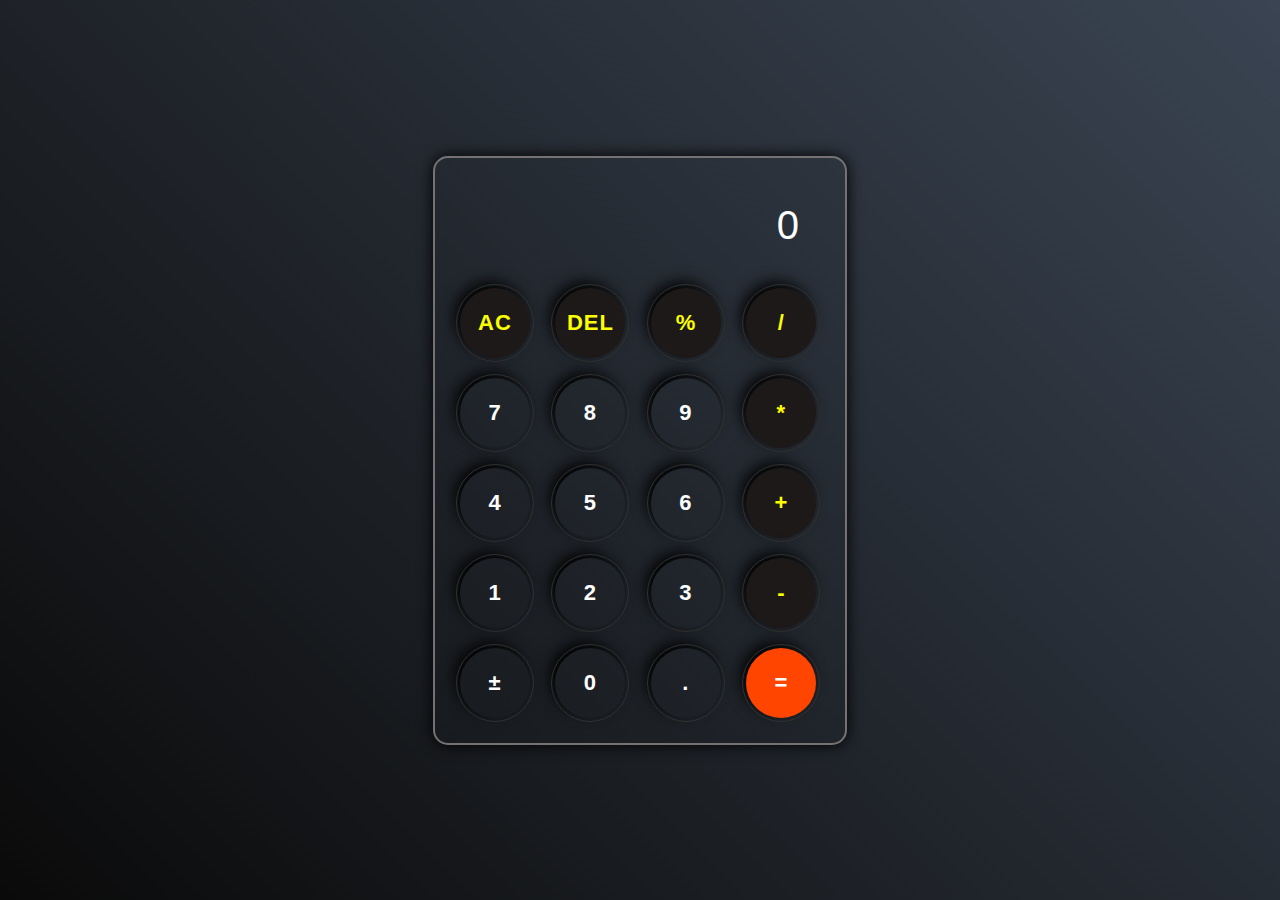
<file: Task 1/index.html>
<!DOCTYPE html>
<html lang="en">
<head>
    <meta charset="UTF-8">
    <meta name="viewport" content="width=device-width, initial-scale=1.0">
    <title>Calculator</title>
    <link rel="stylesheet" href="style.css">
</head>
<body>
    <div class="calculator">
        <div class="display">
            <input type="text" id="inputbox" value="0" placeholder="0" disabled>
        </div>
        <div class="row">
            <button type="button" value="AC" class="opr" onclick="clearDisplay()">AC</button>
            <button type="button" value="DEL" class="opr" onclick="deleteLast()">DEL</button>
            <button type="button" value="%" class="opr" onclick="addToDisplay('%')">%</button>
            <button type="button" value="/" class="opr" onclick="addToDisplay('/')">/</button>
        </div>
        <div class="row">
            <button type="button" value="7" onclick="addToDisplay('7')">7</button>
            <button type="button" value="8" onclick="addToDisplay('8')">8</button>
            <button type="button" value="9" onclick="addToDisplay('9')">9</button>
            <button type="button" value="*" class="opr" onclick="addToDisplay('*')">*</button>
        </div>
        <div class="row">
            <button type="button" value="4" onclick="addToDisplay('4')">4</button>
            <button type="button" value="5" onclick="addToDisplay('5')">5</button>
            <button type="button" value="6" onclick="addToDisplay('6')">6</button>
            <button type="button" value="+" class="opr" onclick="addToDisplay('+')">+</button>
        </div>
        <div class="row">
            <button type="button" value="1" onclick="addToDisplay('1')">1</button>
            <button type="button" value="2" onclick="addToDisplay('2')">2</button>
            <button type="button" value="3" onclick="addToDisplay('3')">3</button>
            <button type="button" value="-" class="opr" onclick="addToDisplay('-')">-</button>
        </div>
        <div class="row">
            <button type="button" value="&#xB1;" id="plusMinus">&#xB1;</button>
            <button type="button" value="0" onclick="addToDisplay('0')">0</button>
            <button type="button" value="." onclick="addToDisplay('.')">.</button>
            <button type="button" value="=" id="eqBtn" onclick="calculate()">=</button>
        </div>
    </div>
</body>
<script src="script.js"></script>
</html>
</file>
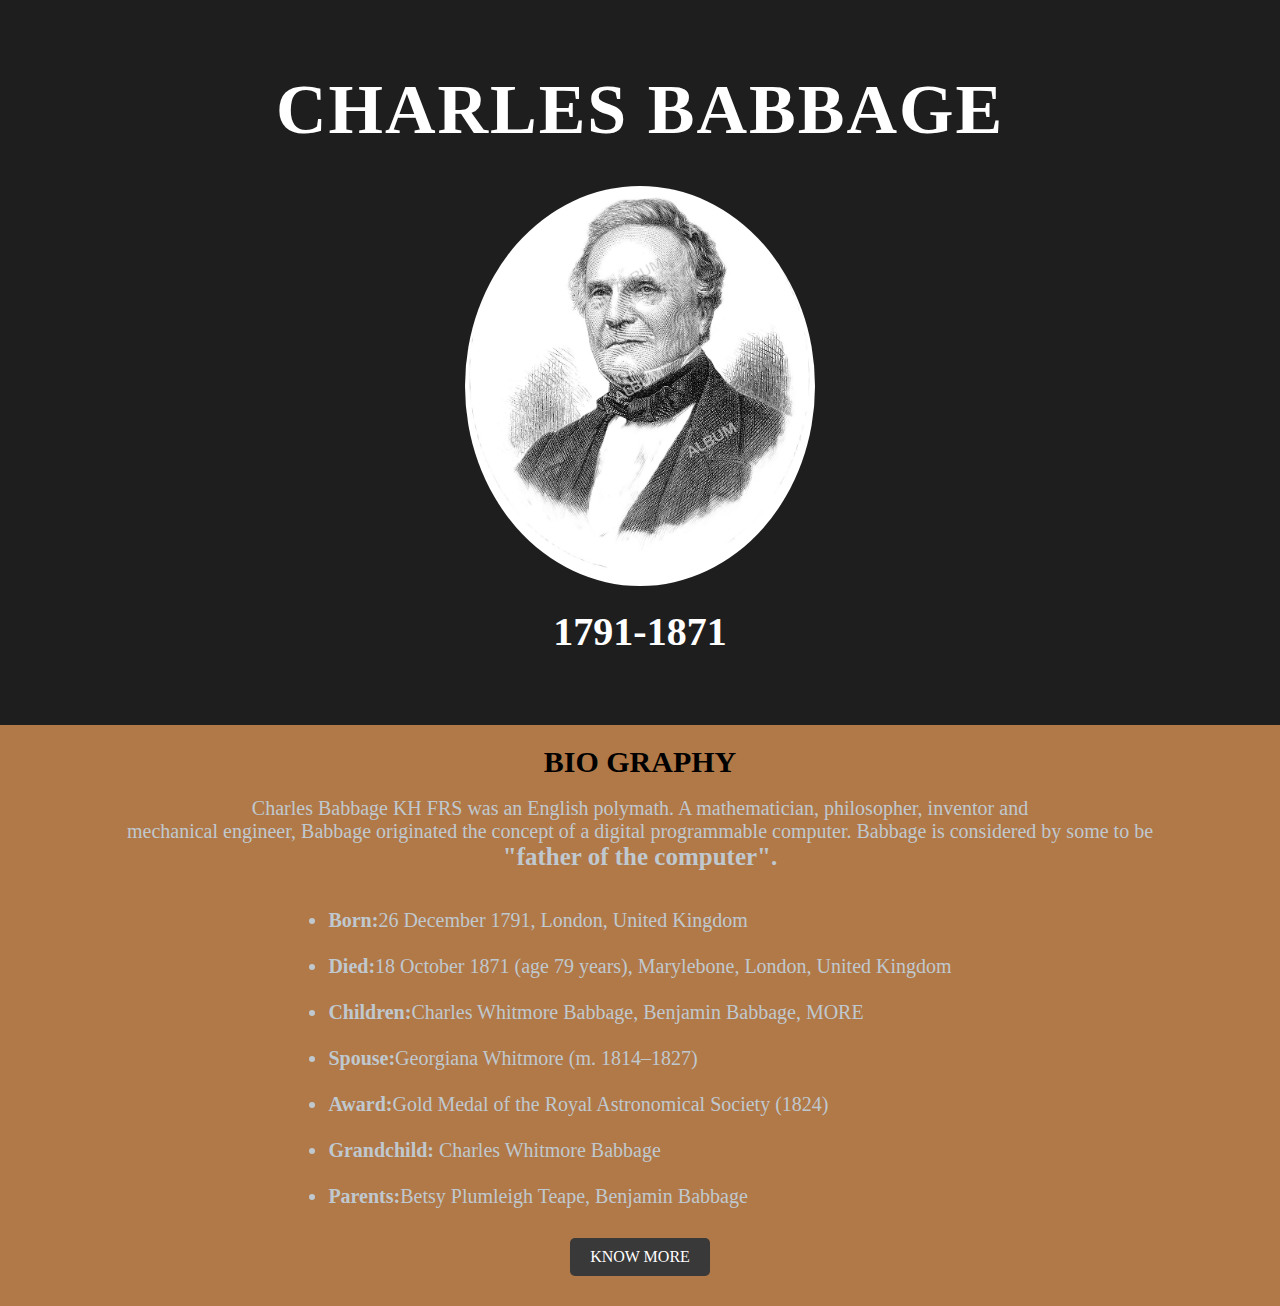
<file: Task 2/index.html>
<!DOCTYPE html>
<html lang="en">
<head>
    <meta charset="UTF-8">
    <meta name="viewport" content="width=device-width, initial-scale=1.0">
    <title>Document</title>
    <link rel="stylesheet" href="style.css">
</head>
<body>
    <div class="container">
        <div class="heading">
            <h1>CHARLES BABBAGE</h1><br><br>
            <img src="images/charles babbade.jpg" alt=""><br><br>
            <h2>1791-1871</h2>
        </div>
    </div>
    <div class="bio">
        <h3>BIO GRAPHY</h3><br>
        <p>Charles Babbage KH FRS was an English polymath. A mathematician, philosopher, inventor and<br>
            mechanical engineer, Babbage originated the concept of a digital programmable computer. 
            Babbage is considered by some to be <br><b style="font-size: 25px;">"father of the computer".</b>
        </p><br>
    </div>
    <div class="content">
        <ul class="list">  
          <li><b>Born:</b>26 December 1791, London, United Kingdom</li><br>
          <li><b>Died:</b>18 October 1871 (age 79 years), Marylebone, London, United Kingdom</li><br>
          <li><b>Children:</b>Charles Whitmore Babbage, Benjamin Babbage, MORE</li><br>
          <li><b>Spouse:</b>Georgiana Whitmore (m. 1814–1827)</li><br>
          <li><b>Award:</b>Gold Medal of the Royal Astronomical Society (1824)</li><br>
          <li><b>Grandchild:</b> Charles Whitmore Babbage</li><br>
          <li><b>Parents:</b>Betsy Plumleigh Teape, Benjamin Babbage</li>
        </ul>
    </div>
    <div class="button">
        <a class="anchor" href="https://www.britannica.com/biography/Charles-Babbage" target="_blank">KNOW MORE</a>
    </div>
</body>
</html>
</file>
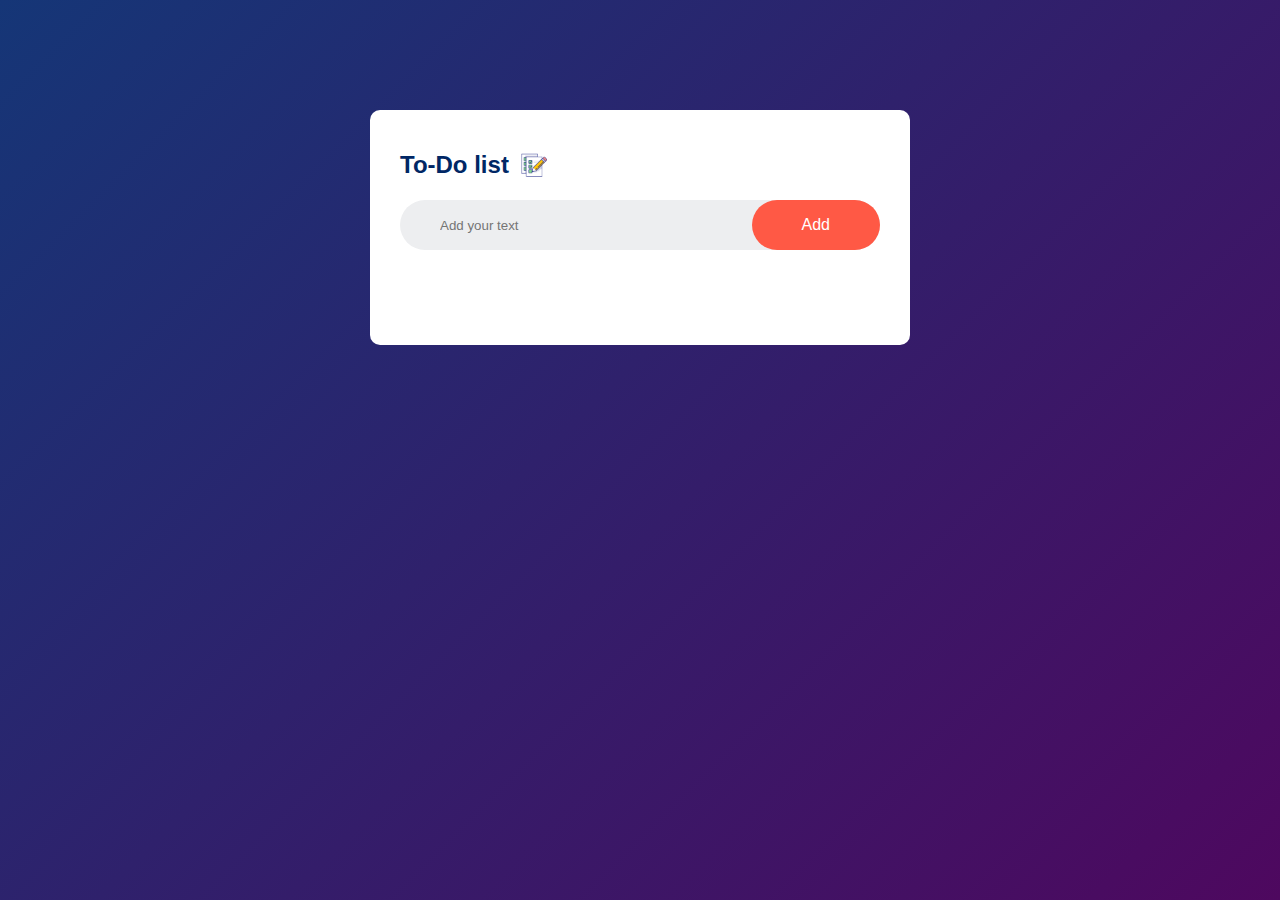
<file: Task 3/index.html>
<!DOCTYPE html>
<html lang="en">
<head>
    <meta charset="UTF-8">
    <meta name="viewport" content="width=device-width, initial-scale=1.0">
    <title>To-Do App</title>
    <link rel="stylesheet" href="style.css">
</head>
<body>
    <div class="container">
        <div class="todo-app">
            <h2>To-Do list <img src="images/icon.png" alt=""></h2>
            <div class="row">
                <input type="text" id="input-box" placeholder="Add your text">
                <button onclick="addTask()">Add</button>
            </div>
            <ul id="list-container">
                <!--<li class="checked">Task 1</li>
                <li>Task 2</li>
                <li>Task 3</li>-->
            </ul>
        </div>
    </div>
</body>
<script src="script.js"></script>
</html>
</file>
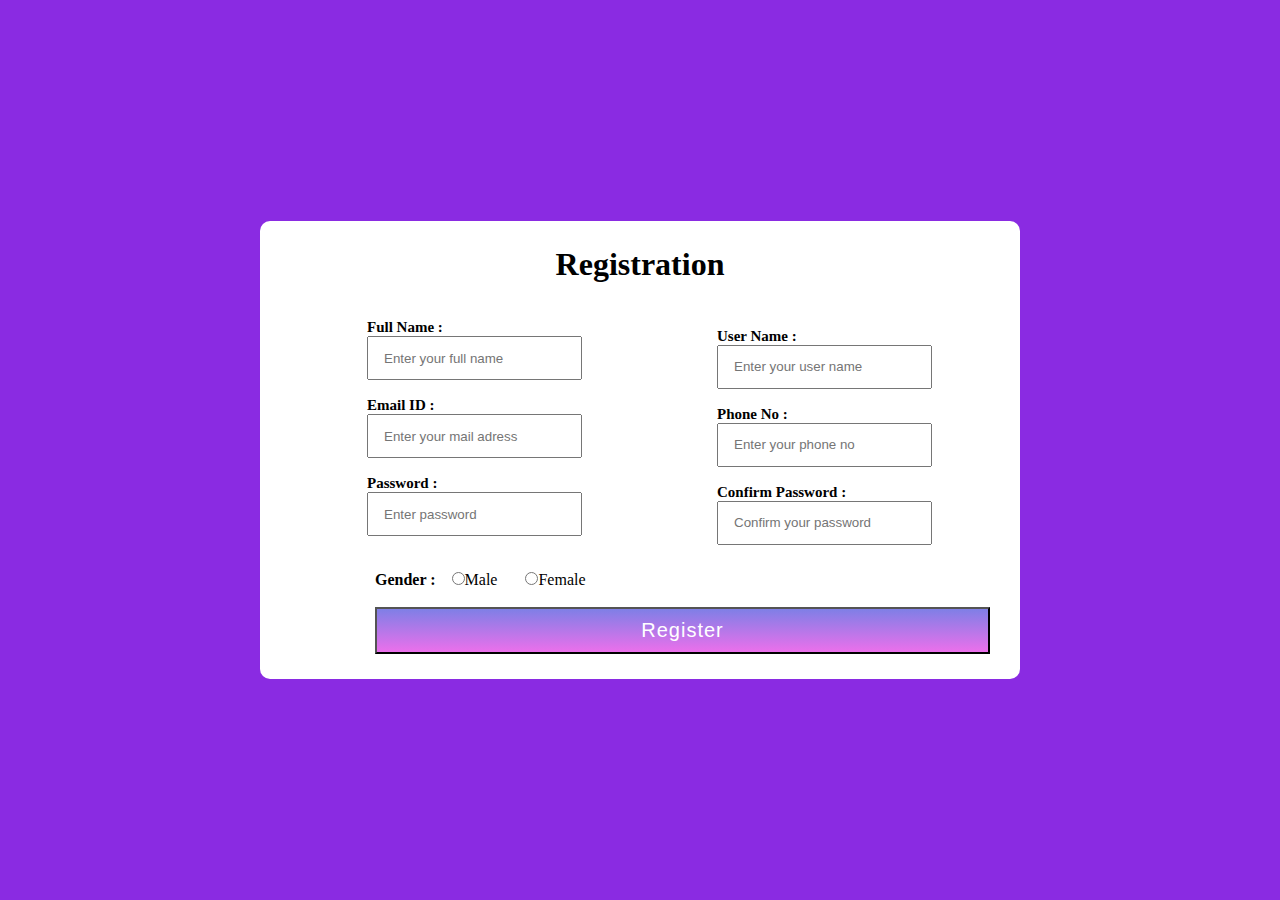
<file: Task 4/index.html>
<!DOCTYPE html>
<html lang="en">
<head>
    <meta charset="UTF-8">
    <meta name="viewport" content="width=device-width, initial-scale=1.0">
    <title>Document</title>
    <link rel="stylesheet" href="style.css">
</head>
<body>
    <div id="container">
    <form action="" id="myForm">
        <h1>Registration</h1><br><br>
        <div class="box">
            <div class="content">
               <label for="Student Name"><b>Full Name :</b></label><br>
               <input type="text" id="Name" placeholder="Enter your full name"><br><br>
               <label for="Email ID"><b>Email ID :</b></label><br>
               <input type="email" id="email" placeholder="Enter your mail adress"><br><br>
               <label for="Password"><b>Password :</b></label><br>
               <input type="password" id="password" placeholder="Enter password"><br><br>
            </div>
            <div class="content">
                <label for="Last Name"><b>User Name :</b></label><br>
                <input type="text" id="user" placeholder="Enter your user name"><br><br>
                <label for="Phone no"><b>Phone No :</b></label><br>
                <input type="tel" id="phone" placeholder="Enter your phone no"><br><br>
                <label for="Confirm Password"><b>Confirm Password :</b></label><br>
                <input type="password" id="Confirmpassword" placeholder="Confirm your password"><br>
           </div>
        </div><br>
        <div style="padding-left: 85px;">
           <label for="Gender"><b>Gender :</b></label>&nbsp;&nbsp;&nbsp;
           <input type="radio" name="r1" id="radio" required>Male &nbsp;&nbsp;&nbsp;&nbsp;&nbsp;
           <input type="radio" name="r1" id="radio" required>Female <br><br>
           <button type="submit" value="Register">Register</button>
        </div>
    </form>
    </div>
</body>
<script src="script.js"></script>
</html>
</file>
<file: Task 1/style.css>
* {
    margin: 0;
    padding: 0;
    box-sizing: border-box;
    font-family: Arial, Helvetica, sans-serif;
    letter-spacing: 1px;
}
body {
    min-height: 100vh;
    max-width: 100%;
    display: flex;
    justify-content: center;
    align-items: center;
    background: linear-gradient(45deg , #0a0a0a , #3a4452);
}
.calculator {
    padding: 15px;
    box-shadow: 0 0 15px #000;
    border: 2px solid rgb(116, 114 , 114);
    border-radius: 15px;
}
.display input{
    width: 360px;
    border: none;
    outline: none;
    padding: 20px;
    margin: 10px;
    background: transparent;
    color: #fff;
    font-size: 40px;
    text-align: right;
    cursor: pointer;
}
input::placeholder {
    color: #fff;
}
button {
    width: 70px;
    height: 70px;
    margin: 10px;
    background: transparent;
    color: #fff;
    font-size: 22px;
    font-weight: 600;
    border: 0;
    border-radius: 50px;
    box-shadow: -5px -6px 15px #000;
    outline: 1px solid #313131;
    outline-offset: 3px;
    cursor: pointer;
}
button:active {
    background: #000;
    transform: translate(2px,2px);
}
.opr {
    color: #fbff00;
    background: #1e1919;
    font-weight: 700;
}
#eqBtn {
    background: orangered;
    font-weight: 900;
}
</file>
<file: Task 2/style.css>
* {
    margin: 0;
    padding: 0;
}
.container {
    background-color: rgb(31, 30, 30);
}
.heading {
    text-align: center;
    padding: 70px;
}
img {
    height: 400px;
    width: 350px;
    border-radius: 50%;
    object-fit: cover;
}
h1 {
    font-size: 70px;
    color: #fff;
    letter-spacing: 2px;
}
h2 {
    color: #fff;
    font-size: 40px;
}
h3 {
    font-size: 30px;
}
.bio {
    background-color: rgb(177, 121, 71);
    text-align: center;
    padding: 20px;
}
.bio p {
    color: rgb(192, 200, 207);
    font-size: 20px;
}
ul li {
    color: rgb(192, 200, 207);

}
.content {
    display: flex;
    justify-content: center;
    background-color: rgb(177, 121, 71);
}
.list {
    font-size: 20px;  
}
.button {
    background-color: rgb(177, 121, 71); 
    text-align: center;
    padding: 30px;
}
.anchor {
    display: inline-block;
    padding: 10px 20px;
    background-color: rgb(58, 57, 57);
    color: #fff;
    text-align: center;
    text-decoration: none;
    border: none;
    border-radius: 5px;
    transition: background-color 0.3s;
  }
  
  .anchor:hover {
    background-color: rgb(146, 70, 35);
  }
</file>
<file: Task 3/style.css>
* {
    margin: 0;
    padding: 0;
    font-family: 'popins' , sans-serif;
    box-sizing: border-box;
}
.container {
    width: 100%;
    min-height: 100vh;
    background: linear-gradient(135deg,#153677,#4e085f);
    padding: 10px;
}
.todo-app {
    width: 100%;
    max-width: 540px;
    background: #fff;
    margin: 100px auto 20px;
    padding: 40px 30px 70px;
    border-radius: 10px;
}
.todo-app h2 {
    color: #002765;
    display: flex;
    align-items: center;
    margin-bottom: 20px;
}
.todo-app h2 img {
    width: 30px;
    margin-left: 10px;
}
.row {
    display: flex;
    align-items: center;
    justify-content: space-between;
    background: #edeef0;
    border-radius: 30px;
    padding-left: 30px;
    margin-bottom: 25px;
}
input {
    flex: 1;
    border: none;
    outline: none;
    background: transparent;
    padding: 10px;
    font-weight: 14px;
}
button {
    border: none;
    outline: none;
    padding: 16px 50px;
    background: #ff5945;
    color: #fff;
    font-size: 16px;
    cursor: pointer;
    border-radius: 40px;
}
ul li {
    list-style: none;
    font-size: 17px;
    padding: 12px 8px 12px 50px;
    user-select: none;
    cursor: pointer;
    position: relative;
}
ul li::before {
    content: '';
    position: absolute;
    height: 28px;
    width: 28px;
    border-radius: 50%;
    background-image: url(images/uncheck.png);
    background-size: cover;
    background-position: center;
    top: 12px;
    left: 8px;
}
ul li.checked {
    color: #555;
    text-decoration: line-through;
}
ul li.checked::before {
    background-image: url(images/checked.png);
}
ul li span {
    position: absolute;
    right: 0;
    top: 5px;
    width: 40px;
    height: 40px;
    font-size: 22px;
    color: #555;
    line-height: 40px;
    text-align: center;
    border-radius: 50%;
}
ul li span:hover {
    background: #edeef0;
}
</file>
<file: Task 4/style.css>
* {
    margin: 0;
    padding: 0;
    
}
body {
    height: 100vh;
    display: flex;
    justify-content: center;
    align-items: center;
    background-color: blueviolet;
    
}
#container {
    max-width: 700px;
    width: 100%;
    background-color: #fff;
    padding: 25px 30px;
    border-radius: 10px;
}
.box {
    display: flex;
    justify-content: space-around;
    align-items: center;
}
.content {
    font-size: 15px;
}
.box .content input {
    height: 40px;
    width: 100%;
    padding-left: 15px;
}
h1 {
    text-align: center;
}
button {
    height: 100%;
    width: 100%;
    background: linear-gradient(rgb(127, 127, 230),rgb(235, 112, 235));
    padding: 10px;
    font-size: 20px;
    color: #fff;
    letter-spacing: 1px;
}
</file>
